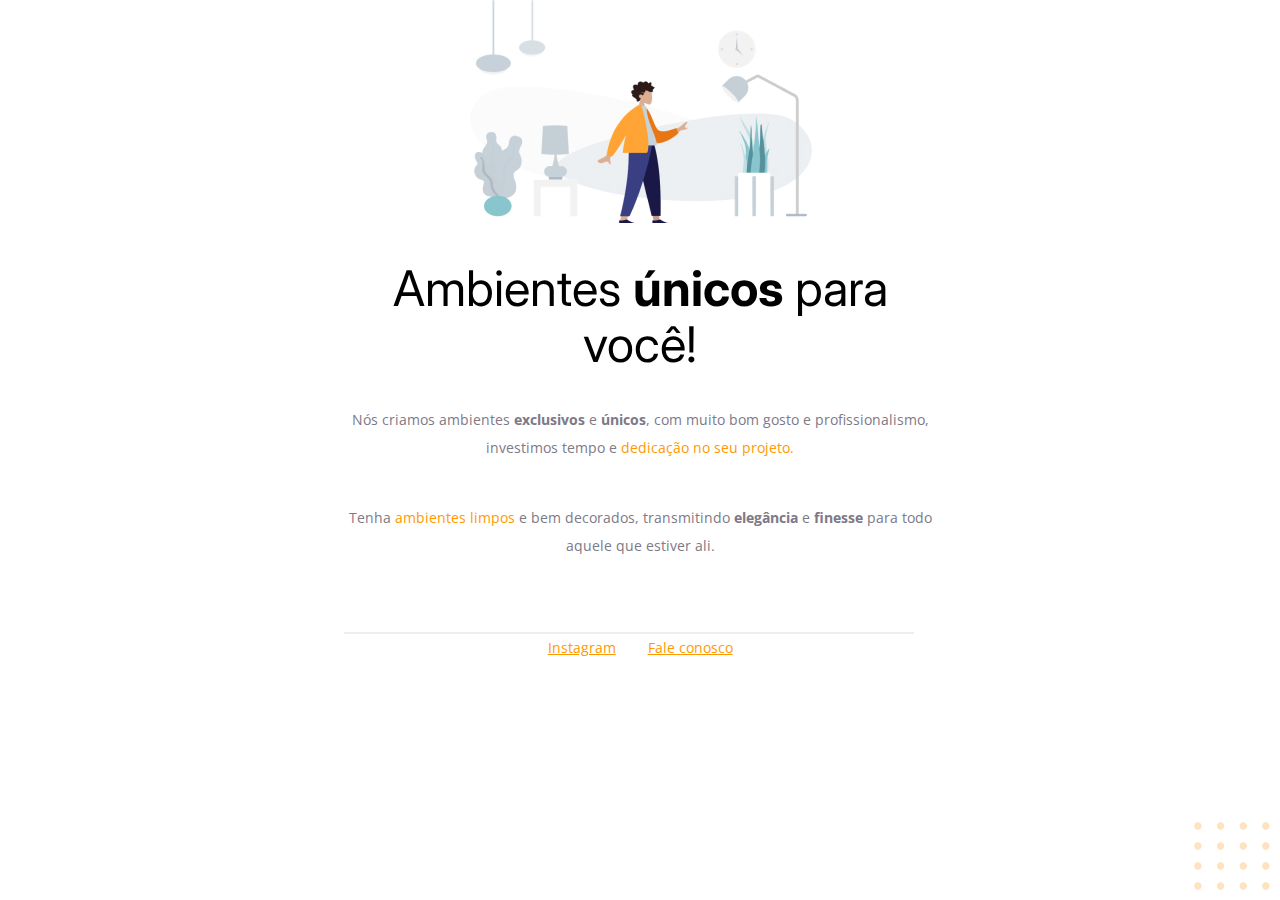
<file: stage-02-bug-01/index.html>
<!-- Instrução que define o tipo do documento. -->
<!DOCTYPE html>
<html lang="pt-br">
  <!-- Tag <head> contém as instruções para a página -->
  <head>
    <link rel="preconnect" href="https://fonts.googleapis.com" />
    <link rel="preconnect" href="https://fonts.gstatic.com" crossorigin />
    <meta charset="UTF-8" />
    <meta name="viewport" content="width=device-width, initial-scale=1.0" />
    <title>Móveis customizados</title>
    <link
      href="https://fonts.googleapis.com/css2?family=Inter:wght@400;700&family=Open+Sans:wght@400;700&display=swap"
      rel="stylesheet"
    />
    <link rel="stylesheet" href="style.css" />
  </head>

  <!-- Tag <body> é o corpo do documento, onde tem as informações que serão mostradas. -->
  <body>
    <div id="hero">
      <img
      src="images/img1.jpg"
      alt="Desenho de uma pessoa vestindo uma camisa amarela em uma sala com Móveis"/>
      <h1>Ambientes <span>únicos</span> para você!</h1>
      <p>
        Nós criamos ambientes <strong>exclusivos</strong> e <strong>únicos</strong>, com muito
        bom gosto e profissionalismo, investimos tempo e
        <span>dedicação no seu projeto.</span>
        <br />
        <br />
      </p>
      <p>
        Tenha <span>ambientes limpos</span> e bem decorados, transmitindo
        <strong>elegância</strong> e <strong>finesse</strong>
        para todo aquele que estiver ali.
      </p>
      <div class="line"></div>
      <div id="footer">
        <a target="_blank" href="https://instagram.com/moveisparavoce"
          >Instagram</a
        >
        <a href="mailto:contato@moveisparavoce.com">Fale conosco</a>
      </div>
    </div>
    <img
    id="balls"
    src="images/balls.svg"
    alt="Bolinhas alaranjadas no canto inferior direito da tela"/>
  </body>
</html>
</file>
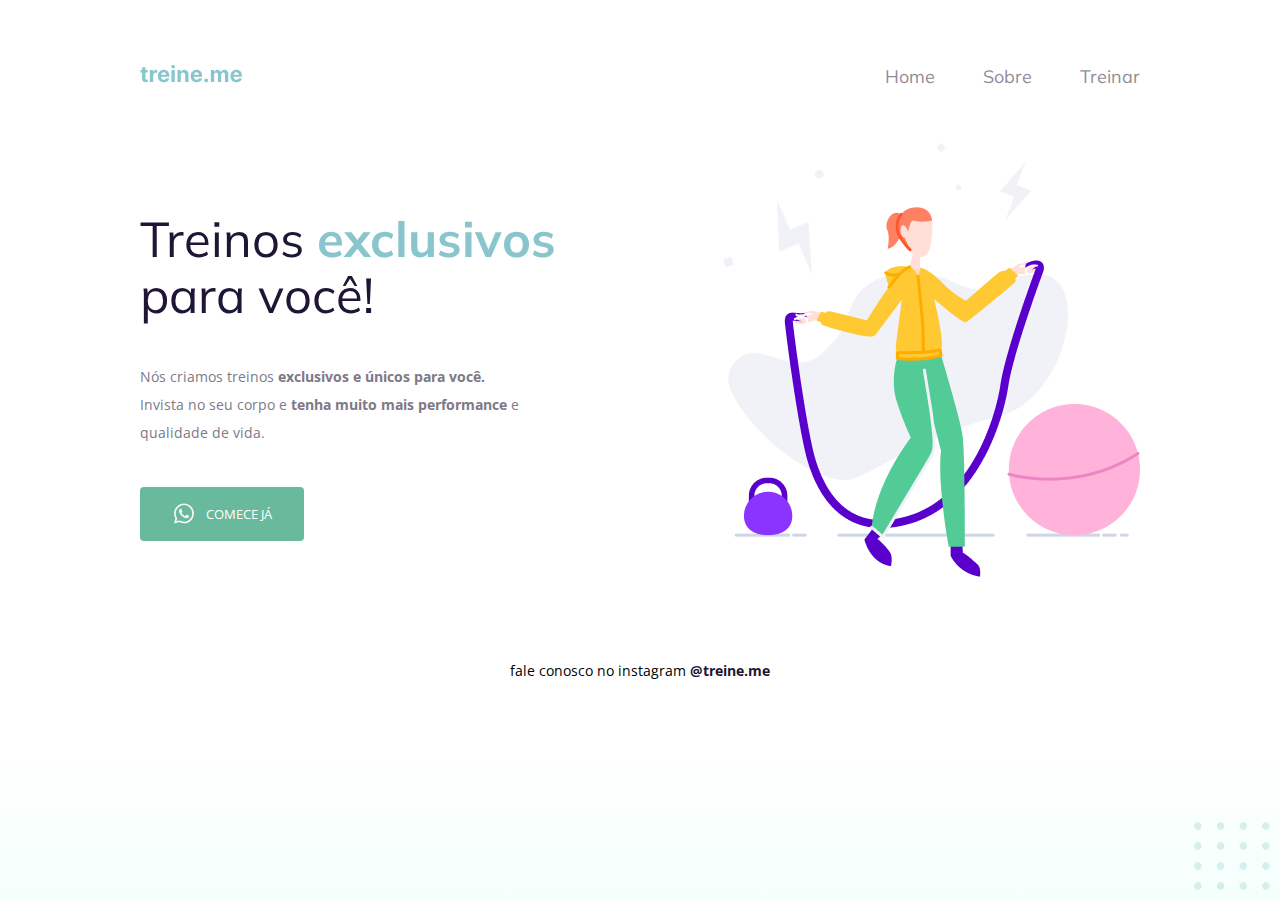
<file: stage-02-bug-02/index.html>
<!DOCTYPE html>
<html lang="pt-br">
  <head>
    <meta charset="UTF-8" />
    <meta name="viewport" content="width=device-width, initial-scale=1.0" />
    <title>Treine me</title>
    <link rel="preconnect" href="https://fonts.googleapis.com">
    <link rel="preconnect" href="https://fonts.gstatic.com" crossorigin>
    <link href="https://fonts.googleapis.com/css2?family=Mulish:wght@400;700&family=Open+Sans:wght@400;700&display=swap" rel="stylesheet">
    <link rel="stylesheet" href="style.css">
  </head>
  <body>
    <div class="page">
        <nav>
          <a id="logo" href="#">
            <img src="images/logo.svg" alt="Treine.me" />
          </a>
          <ul class="list">
            <li class="item"><a href="#">Home</a></li>
            <li class="item"><a href="#">Sobre</a></li>
            <li class="item"><a href="#">Treinar</a></li>
          </ul>
        </nav>
      <main>
        <section>
          <h1 class="title">Treinos <span>exclusivos</span> para você!</h1>
          <p class="subtitle">
            Nós criamos treinos <strong>exclusivos e únicos para você.</strong></br>
            Invista no seu corpo e <strong>tenha muito mais performance</strong> e qualidade de vida.
          </p>
          <button class="button">
              <img src="images/whats.svg" alt="Ícone do whatsapp">
              Comece já
          </button>
        </section>
        <img src="images/img.png" alt="Desenho de uma mulher pulando corta numa academia.">
      </main>
      <footer class="footer">
          <p>fale conosco no instagram <a href="https://instagram.com/treineme" target="_blank">@treine.me</a></p>
      </footer>
    </div>
    <img id="balls" src="images/balls.svg" alt="Bolinhas decorativas verdes no canto inferior direito da página.">
  </body>
</html>
</file>
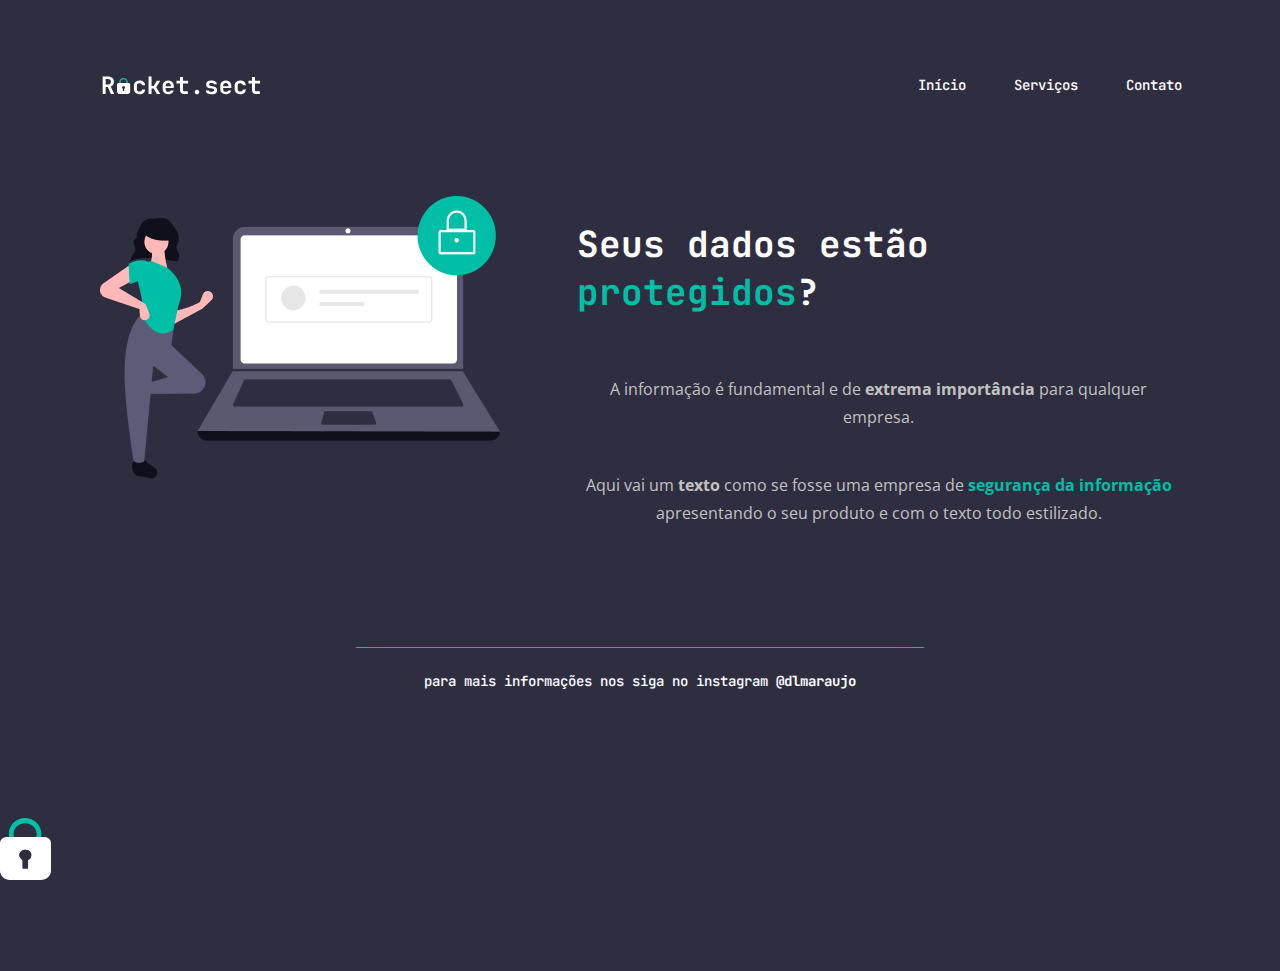
<file: stage-02-desafio-projeto-03/index.html>
<!DOCTYPE html>
<html lang="pt-br">
<head>
    <meta charset="UTF-8">
    <meta name="viewport" content="width=device-width, initial-scale=1.0">
    <title>Rocket.sect</title>
    <link rel="stylesheet" href="./style.css">
    <link rel="preconnect" href="https://fonts.googleapis.com">
    <link rel="preconnect" href="https://fonts.gstatic.com" crossorigin>
    <link href="https://fonts.googleapis.com/css2?family=JetBrains+Mono:wght@500;700&family=Open+Sans:wght@400;700&display=swap" rel="stylesheet">
</head>
<body>
        <nav>
            <a href="#">
                <img src="./images/logo.svg" alt="Rocket.sect">
            </a>
            <ul>
                <li>Início</li>
                <li>Serviços</li>
                <li>Contato</li>
            </ul>
        </nav>
        <main>
            <section>
                <div>
                    <img src="./images/img1.png" alt="Ilustração de uma pessoa ao lado de um notebook com um cadeado de segurança">
                </div>
                <div>
                    <h1>Seus dados estão <span>protegidos</span>?</h1>
                    <p>A informação é fundamental e de <strong>extrema importância</strong> para qualquer empresa.</p>
                    <p>Aqui vai um <strong>texto</strong> como se fosse uma empresa de <span>segurança da informação</span> apresentando o seu produto e com o texto todo estilizado.</p>
                </div>
            </section>
        </main>
        <footer>
            <p>para mais informações nos siga no instagram <span>@dlmaraujo</span></p>
        </footer>
        <img id="lock" src="./images/padlock.svg" alt="Um cadeado">
</body>
</html>
</file>
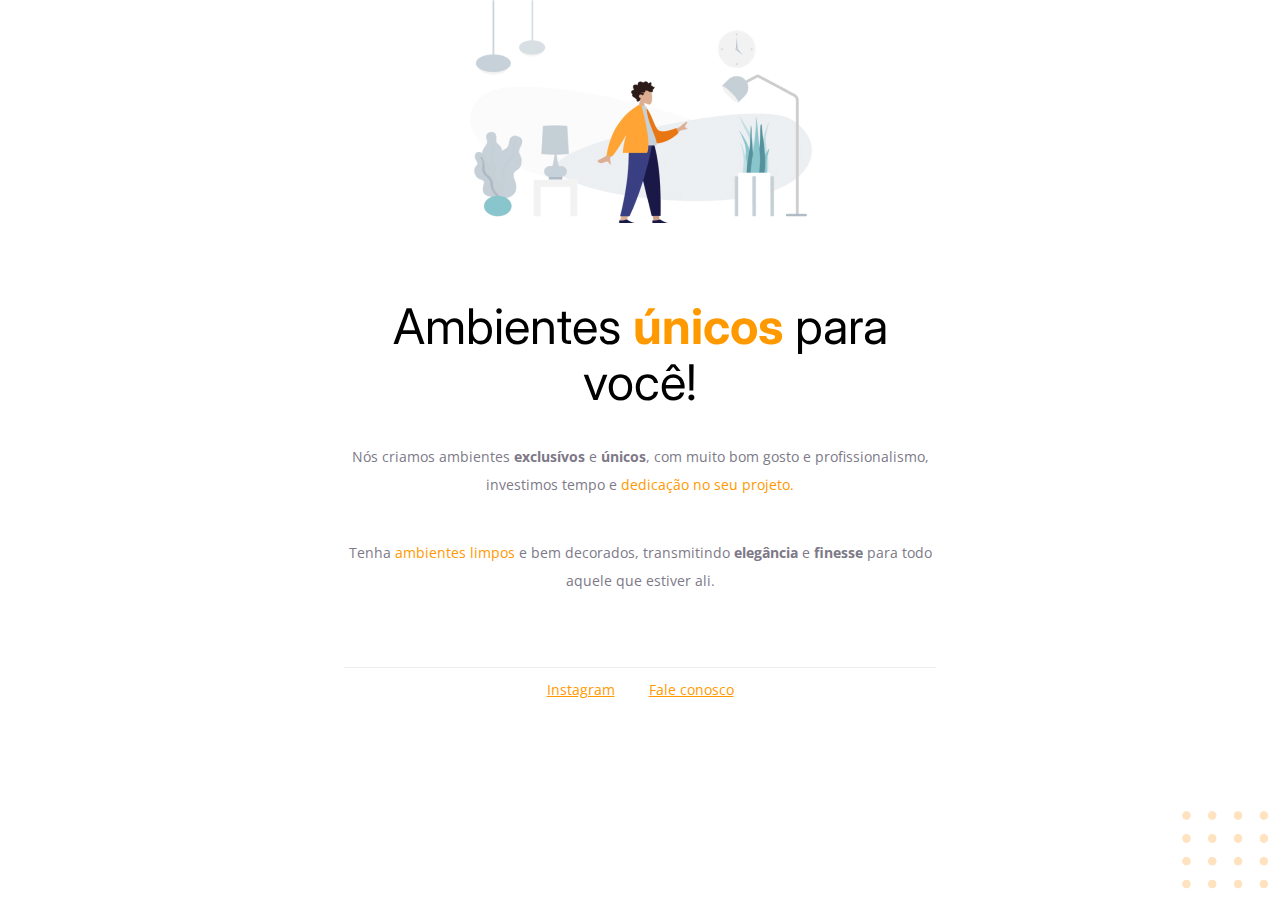
<file: stage-02-projeto-01/index.html>
<!DOCTYPE html>
<html lang="pt-br">
<head>
    <meta charset="UTF-8">
    <meta http-equiv="X-UA-Compatible" content="IE=edge">
    <meta name="viewport" content="width=device-width, initial-scale=1.0">
    <link rel="stylesheet" href="style.css">
    <link rel="preconnect" href="https://fonts.googleapis.com">
    <link rel="preconnect" href="https://fonts.gstatic.com" crossorigin>
    <link href="https://fonts.googleapis.com/css2?family=Inter:wght@400;700&display=swap" rel="stylesheet"> 
    <link rel="preconnect" href="https://fonts.googleapis.com">
    <link rel="preconnect" href="https://fonts.gstatic.com" crossorigin>
    <link href="https://fonts.googleapis.com/css2?family=Inter:wght@400;700&family=Open+Sans:wght@400;700&display=swap" rel="stylesheet"> 
    <title>Ambientes Únicos</title>
</head>
<body>
    <header>
        <div>
            <img src=".\assets\image-1.jpg" alt="ilustração que simula um personagem em  um ambiente.">
            <h1>Ambientes <strong>únicos</strong> para você!</h1>
            <p>Nós criamos ambientes <strong>exclusívos</strong> e <strong>únicos</strong>, com muito bom gosto e profissionalismo, investimos tempo e <span>dedicação no seu projeto.</span> </p>
            <p>Tenha <span>ambientes limpos</span> e bem decorados, transmitindo <strong>elegância</strong>  e <strong>finesse</strong> para todo aquele que estiver ali.</p>
        </div>
    </header>
    <footer>
        <a href="http://instagram.com/dlmaraujo" target="_blank" rel="noopener noreferrer">Instagram</a>
        <a href="mailto:danielmatiasaraujo159@gmail.com">Fale conosco</a>
        <div>
            <img src=".\assets\balls-decoration.svg" alt="quadrado em formato de ilustração no canto inferior direito para decoração.">
        </div>
    </footer>
</body>
</html>
</file>
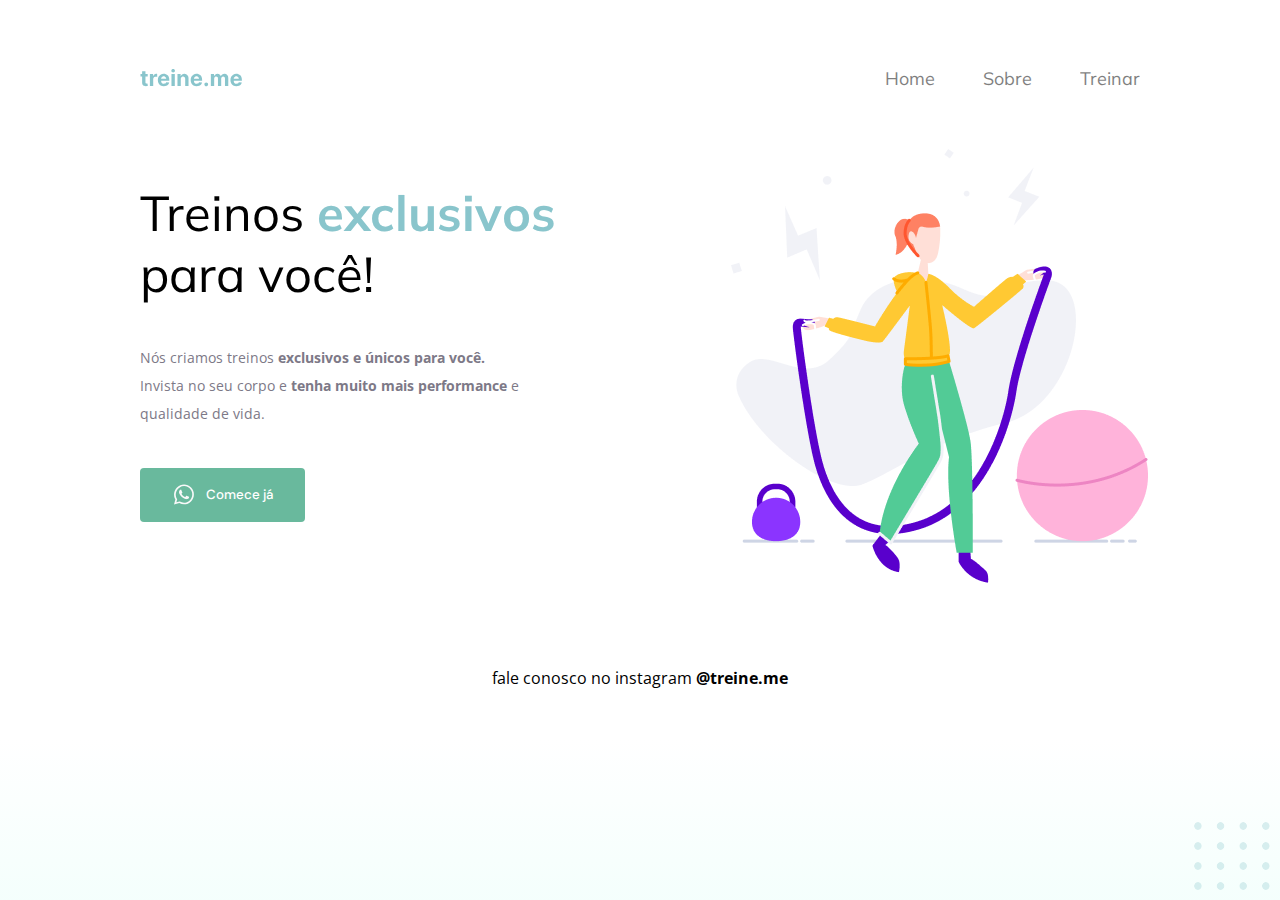
<file: stage-02-projeto-02/index.html>
<!DOCTYPE html>
<html lang="pt-br">
<head>
    <meta charset="UTF-8">
    <meta http-equiv="X-UA-Compatible" content="IE=edge">
    <meta name="viewport" content="width=device-width, initial-scale=1.0">
    <title>Treine.me</title>
    <link rel="stylesheet" href="./style.css">
    <link rel="preconnect" href="https://fonts.googleapis.com">
    <link rel="preconnect" href="https://fonts.gstatic.com" crossorigin>
    <link href="https://fonts.googleapis.com/css2?family=Inter:wght@400;700&family=Mulish:wght@400;700&family=Open+Sans:wght@400;700&display=swap" rel="stylesheet">
    <link href="https://fonts.googleapis.com/css2?family=DM+Sans:wght@500&display=swap" rel="stylesheet">  
</head>
<body>

    <div id="container">
        <nav>
            <a href="#">
                <img src="./assets/logo.svg" alt="Logo da treine.me">
            </a>
            <ul>
                <li>Home</li>
                <li>Sobre</li>
                <li>Treinar</li>
            </ul>
        </nav>
        <main>
            <section>
                <div>
                    <h1>Treinos <span>exclusivos</span>
                        para você!</h1>
                    <p>Nós criamos treinos <strong>exclusivos e únicos para você.</strong><br> 
                        Invista no seu corpo e <strong>tenha muito mais performance</strong> e qualidade de vida.</p>
                    <button> <img src="./assets/whatsapp.svg" alt="logo do whatsapp"> Comece já</button>
                </div>
                <div>
                    <img src="./assets/fitness-jump.png" alt="ilustração simulando uma pessoa pulando corda">
                </div>
            </section>
        </main>
        <footer>
            <p>fale conosco no instagram <span>@treine.me</span></p>
        </footer>
    </div>
        <img id="balls" src="./assets/balls-decoration.svg" alt="balls-decoration">

</body>
</html>
</file>
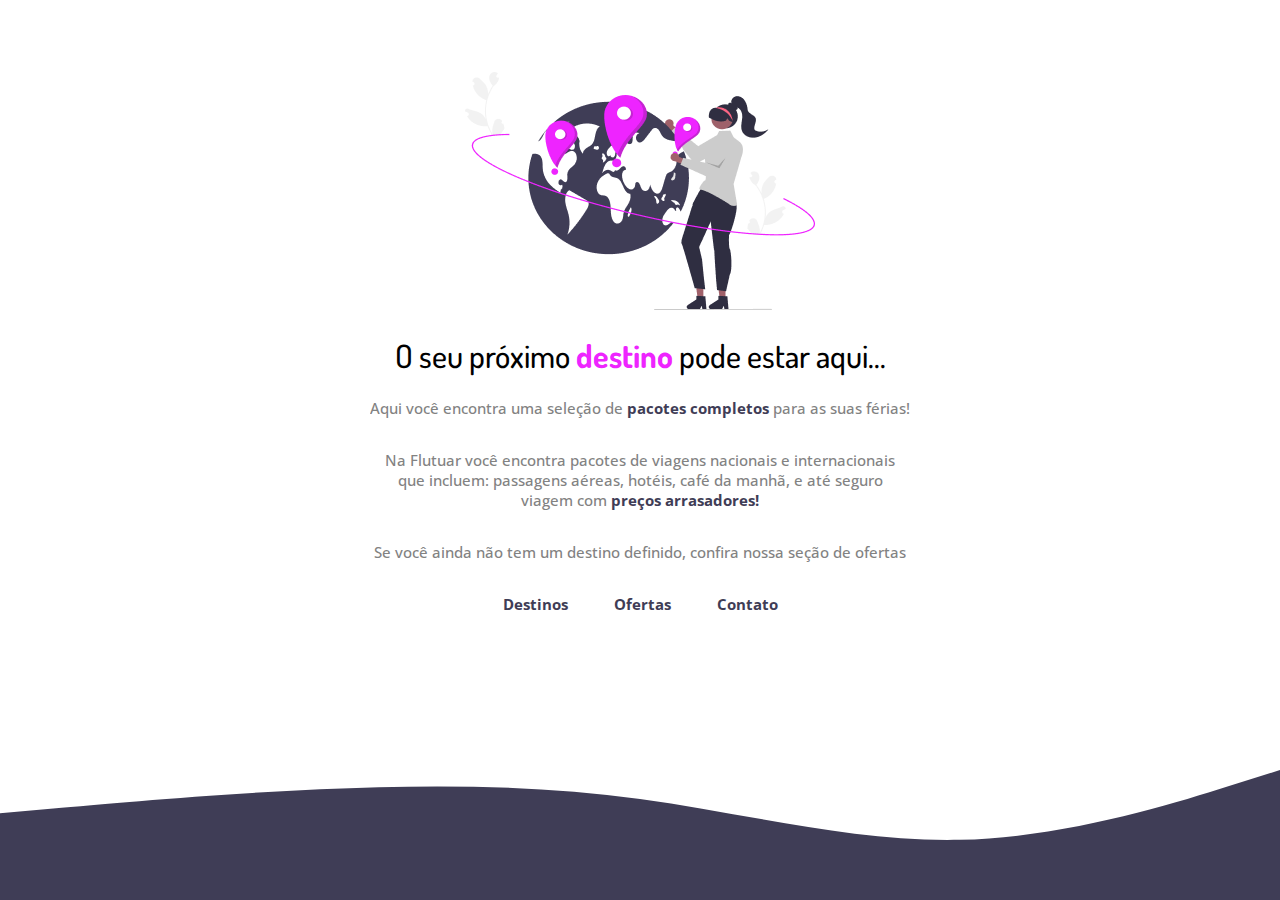
<file: stage-02/stage-02-desafio-02-recriando-layout-extra/index.html>
<!DOCTYPE html>
<html lang="en">
<head>
    <meta charset="UTF-8">
    <meta http-equiv="X-UA-Compatible" content="IE=edge">
    <meta name="viewport" content="width=device-width, initial-scale=1.0">
    <link rel="stylesheet" href="style.css">
    <link rel="preconnect" href="https://fonts.googleapis.com">
    <link rel="preconnect" href="https://fonts.gstatic.com" crossorigin>
    <link href="https://fonts.googleapis.com/css2?family=Dosis:wght@500;700&family=Open+Sans:wght@400;700&display=swap" rel="stylesheet">
    <title>Recriando Layout Extra</title>
</head>
<body>
    <header>
        <img src="images/img1.png" alt="Ilustração indicando locais no planeta">
    </header>
    <main>

            <h1>O seu próximo <strong>destino</strong> pode estar aqui...</h1>

            <p>Aqui você encontra uma seleção de <strong>pacotes completos</strong> para as suas férias!</p>

            <p>Na Flutuar você encontra pacotes de viagens nacionais e internacionais que incluem: passagens aéreas, hotéis, café da manhã, e até seguro viagem com <strong>preços arrasadores!</strong></p>

            <p>Se você ainda não tem um destino definido, confira nossa seção de ofertas</p>

    </main>
    <footer>
        <div>
            <a href="#" target="_blank" rel="noopener noreferrer"><span>Destinos</span></a>
            <a href="#" target="_blank" rel="noopener noreferrer"><span>Ofertas</span></a>
            <a href="#" target="_blank" rel="noopener noreferrer"><span>Contato</span></a>
        </div>
    </footer>
    <div class="wave">
        
    </div>
</body>
</html>
</file>
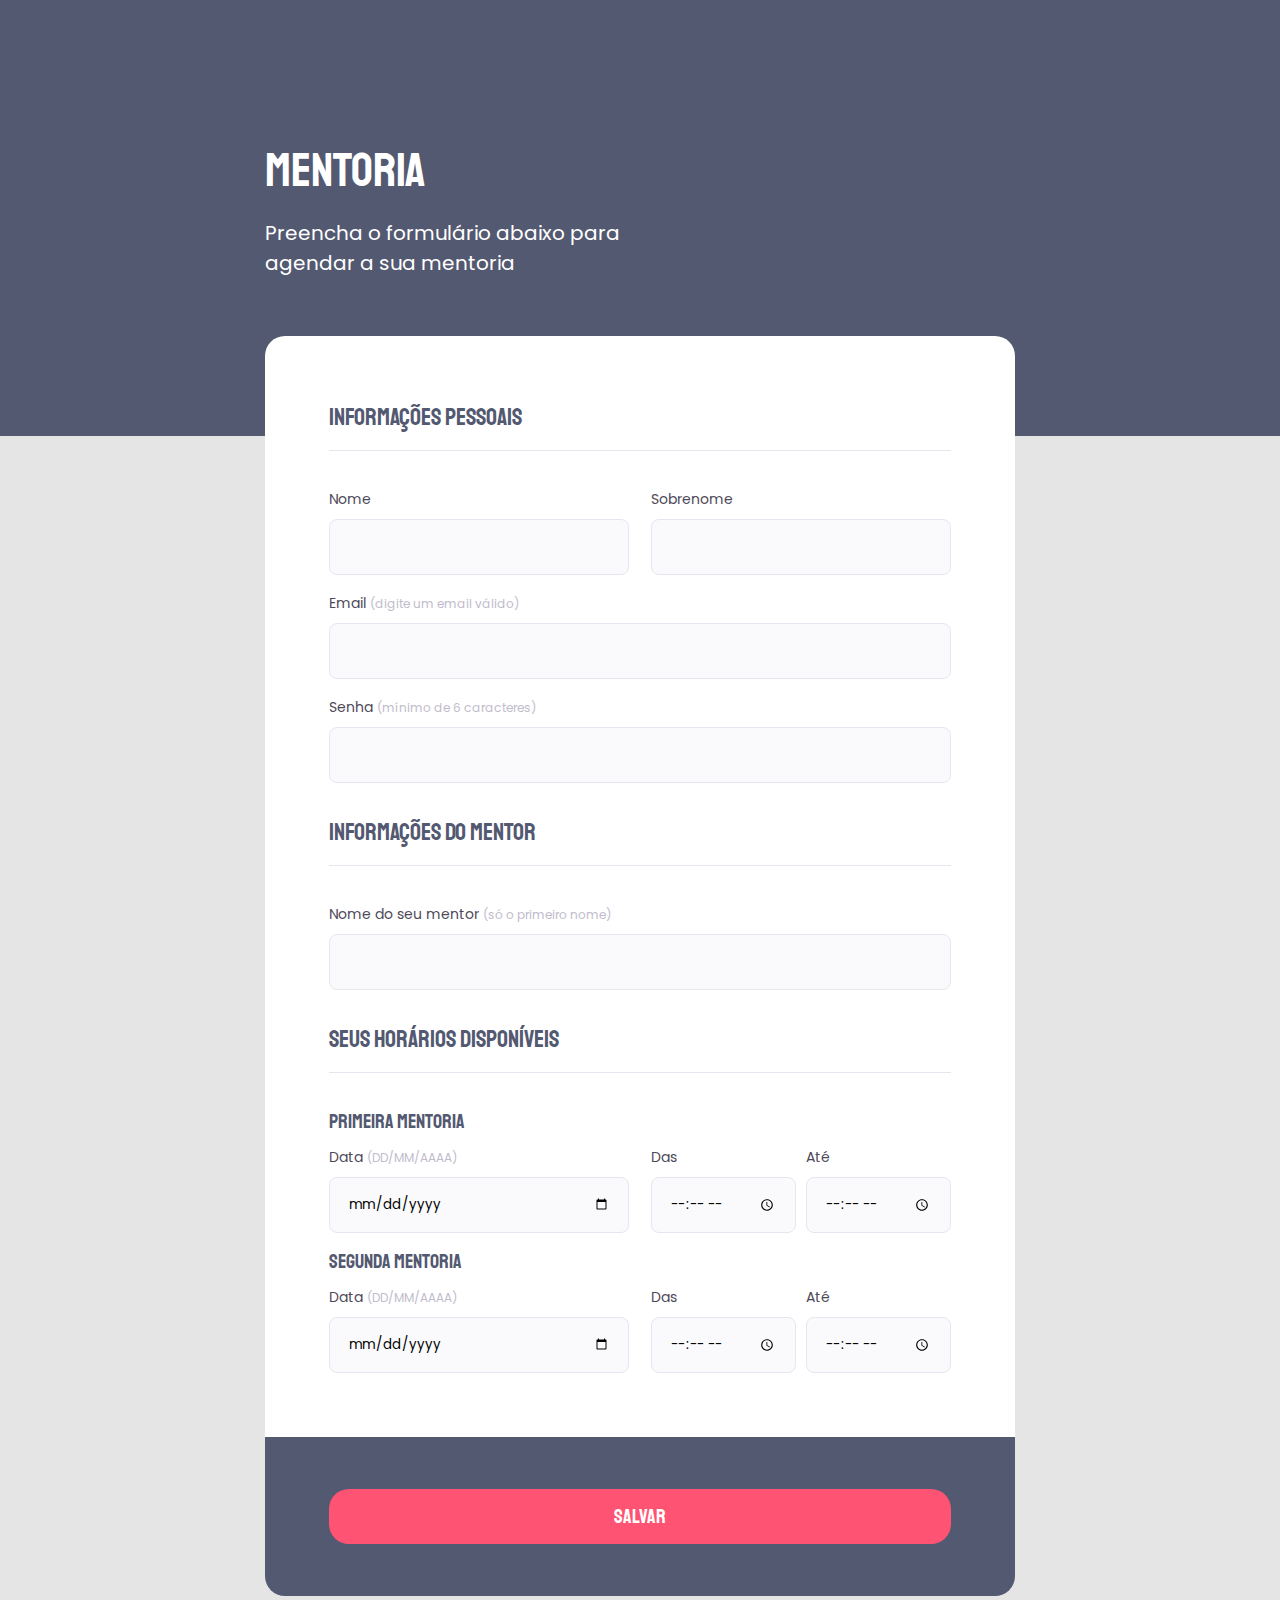
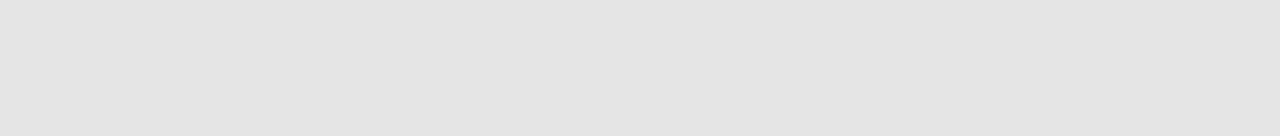
<file: stage-03/stage-02-desafio-projeto-02/index.html>
<!DOCTYPE html>
<html lang="pt-br">
<head>
    <meta charset="UTF-8">
    <meta http-equiv="X-UA-Compatible" content="IE=edge">
    <meta name="viewport" content="width=device-width, initial-scale=1.0">
    <title>Mentoria</title>
    <link rel="stylesheet" href="style.css">
    <link rel="preconnect" href="https://fonts.googleapis.com">
    <link rel="preconnect" href="https://fonts.gstatic.com" crossorigin>
    <link href="https://fonts.googleapis.com/css2?family=Poppins&family=Staatliches&display=swap" rel="stylesheet">
</head>
<body>
    <div class="container">
        <header>
            <h1>Mentoria</h1>
            <p>Preencha o formulário abaixo para agendar a sua mentoria</p>
        </header>
        <main>
            <form action="#" id="my-form" >
                <fieldset>
                    <legend>INFORMAÇÕES PESSOAIS</legend>
                    <div class="form-column">

                        <div class="form-inline">
                            <div class="input-wrapper">
                                <label for="name">Nome</label>
                                <input type="text" id="name">
                            </div>
                            <div class="input-wrapper">
                                <label for="subname">Sobrenome</label>
                                <input type="text" id="subname">
                            </div>
                        </div>

                            <div class="input-wrapper">
                                <label for="email">Email <span>(digite um email válido)</span></label>
                                <input type="email" id="email">
                            </div>
                            <div class="input-wrapper">
                                <label for="password">Senha <span>(mínimo de 6 caracteres)</span></label>
                                <input type="password" id="password">
                            </div>

                    </div>
                </fieldset>
                <fieldset>
                    <legend>INFORMAÇÕES DO MENTOR</legend>
                    <div class="form-column">
                        <div class="input-wrapper">
                            <label for="name">Nome do seu mentor <span>(só o primeiro nome)</span></label>
                            <input type="text" id="name">
                        </div>
                    </div>
                </fieldset>
                <fieldset>
                    <legend>SEUS HORÁRIOS DISPONÍVEIS</legend>
                    <div class="space-between">
                        <div>
                            <h2>Primeira mentoria</h2>
                            <div class="form-column">
                                <div class="form-inline w-input">
                                    <div class="input-wrapper">
                                        <label for="date">Data <span>(DD/MM/AAAA)</span></label>
                                        <input type="date" id="date">
                                    </div>
                                    <div class="form-inline">
                                        <div class="input-wrapper">
                                            <label for="time">Das</label>
                                            <input type="time" id="time">
                                        </div>
                                        <div class="input-wrapper">
                                            <label for="time">Até</label>
                                            <input type="time" id="time">
                                        </div>
                                    </div>
                                </div>
                            </div>
                        </div>
                        <div>
                            <h2>Segunda mentoria</h2>
                            <div class="form-column">
                                <div class="form-inline w-input">
                                    <div class="input-wrapper">
                                        <label for="date">Data <span>(DD/MM/AAAA)</span></label>
                                        <input type="date" id="date">
                                    </div>
                                    <div class="form-inline">
                                        <div class="input-wrapper">
                                            <label for="time">Das</label>
                                            <input type="time" id="time">
                                        </div>
                                        <div class="input-wrapper">
                                            <label for="time">Até</label>
                                            <input type="time" id="time">
                                        </div>
                                    </div>
                                </div>
                            </div>
                        </div>
                    </div>   
                </fieldset>
            </form>
            <div class="footer">
                <button type="submit" form="my-form">salvar</button>
            </div>
        </main>
    </div>
</body>
</html>
</file>
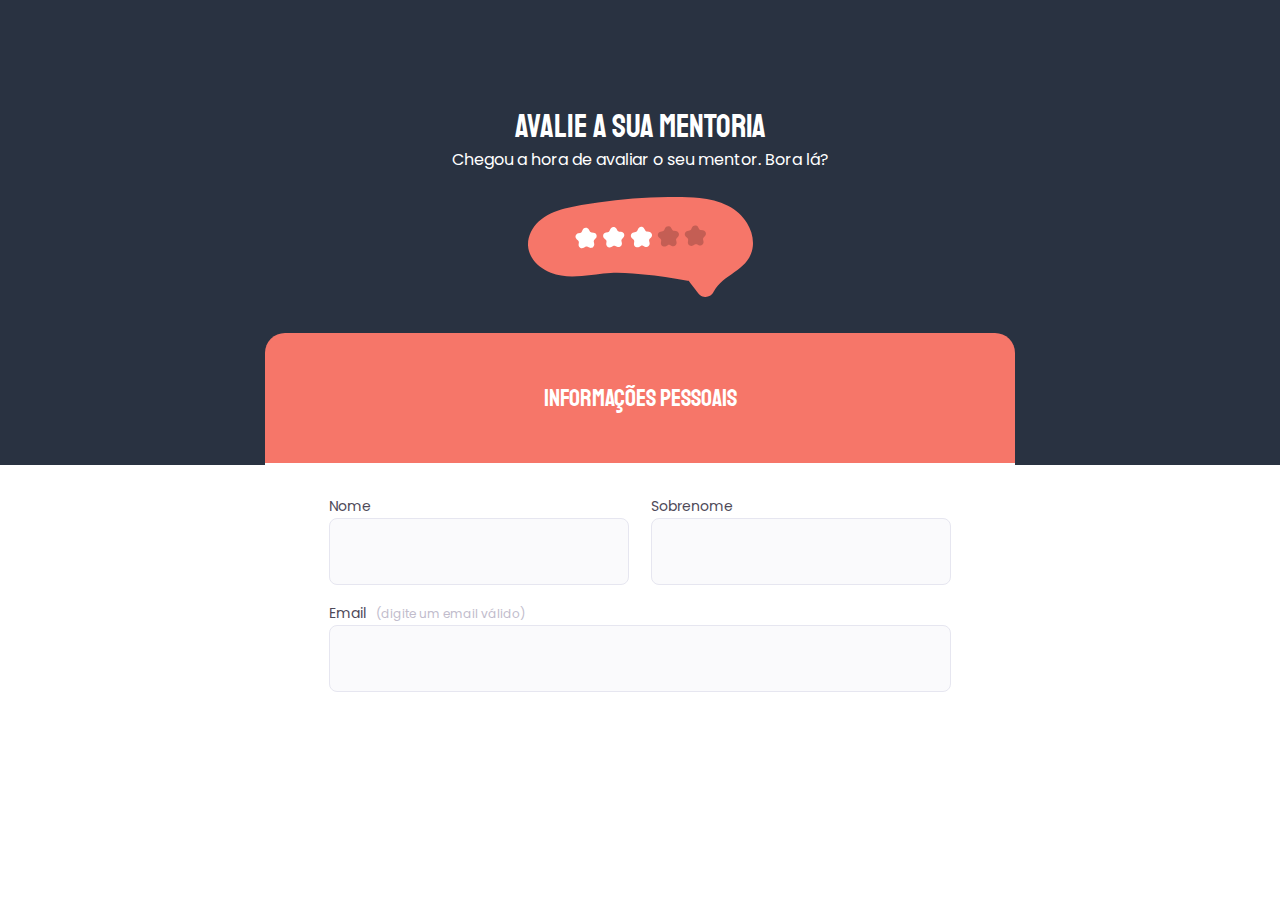
<file: stage-03/stage-02-desafio-projeto-bonus-03/index.html>
<!DOCTYPE html>
<html lang="pt-br">
<head>
    <meta charset="UTF-8">
    <meta name="viewport" content="width=device-width, initial-scale=1.0">
    <title>Mentoria</title>
    <link rel="stylesheet" href="style.css">
    <link rel="preconnect" href="https://fonts.googleapis.com"><link rel="preconnect" href="https://fonts.gstatic.com" crossorigin><link href="https://fonts.googleapis.com/css2?family=Poppins&family=Staatliches&display=swap" rel="stylesheet">
</head>
<body>
    <header>
        <div>
            <h1>AVALIE A SUA MENTORIA</h1>
            <p>Chegou a hora de avaliar o seu mentor. Bora lá?</p>
            <img src="assets/img1.svg" alt="Ilustração que mostra 5 estrelas">
        </div>
    </header>
    <main class="container">
        <div>
            <h2>Informações pessoais</h2>
        </div>
        <form action="#">
            <fieldset class="fieldset-children-space">
                <div class="input-inline">
                    <div class="input-break">
                        <label>Nome</label>
                        <input type="text" id="name">
                    </div>
                    <div class="input-break">
                        <label>Sobrenome</label>
                        <input type="text" id="subname">
                    </div>
                </div>
                <div class="input-break">
                    <label>Email<span>(digite um email válido)</span></label>
                    <input type="email" id="email">
                </div>
            </fieldset>
        </form>
    </main>
</body>
</html>
</file>
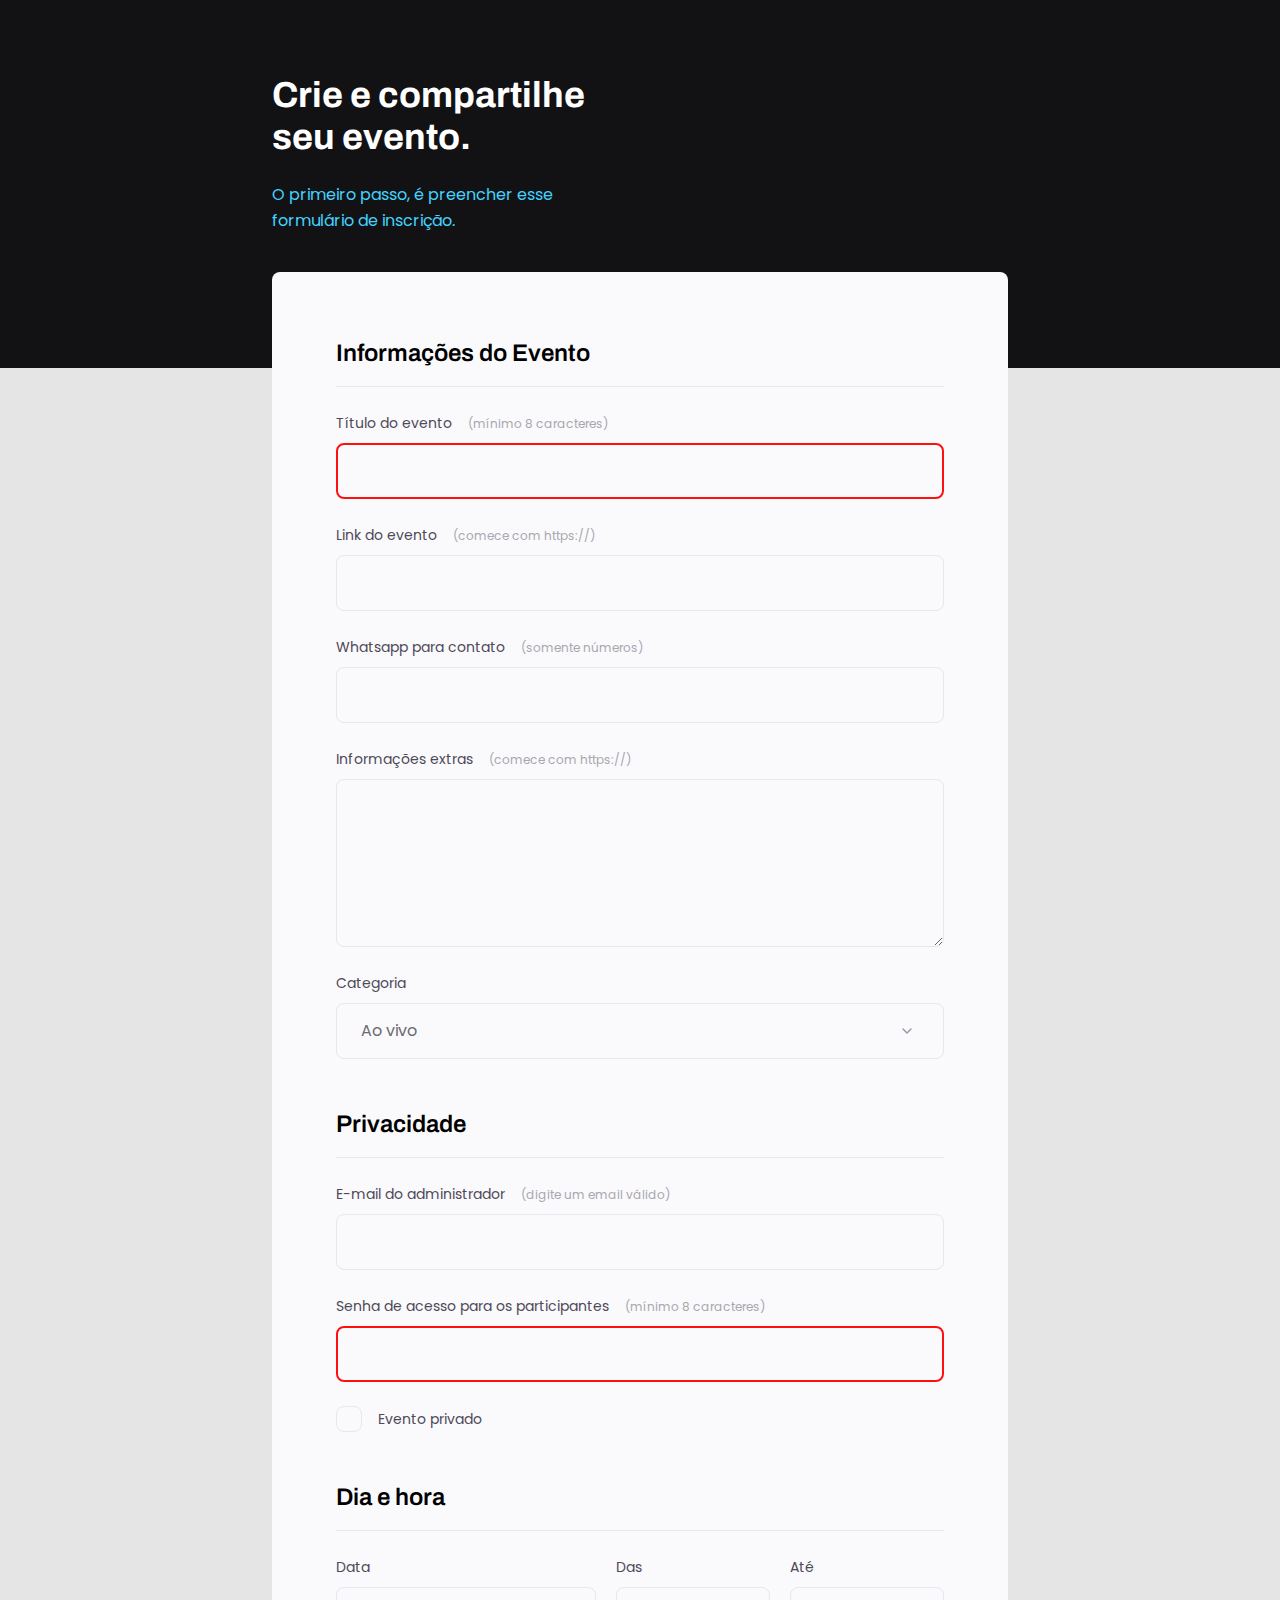
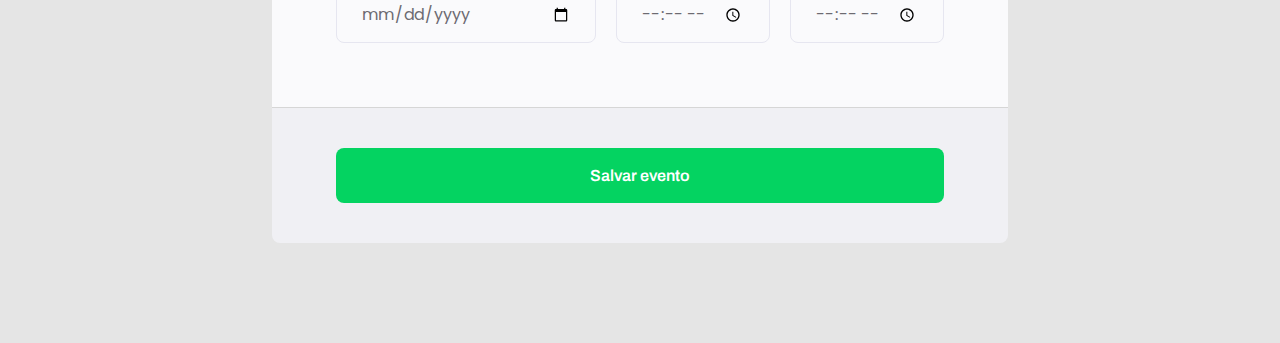
<file: stage-03/stage-02-projeto-01/index.html>
<!DOCTYPE html>
<html lang="pt-br">
<head>
    <meta charset="UTF-8">
    <meta name="viewport" content="width=device-width, initial-scale=1.0">
    <title>Crie seu evento</title>
    <link rel="preconnect" href="https://fonts.googleapis.com">
    <link rel="preconnect" href="https://fonts.gstatic.com" crossorigin>
    <link href="https://fonts.googleapis.com/css2?family=Archivo:wght@600;700&family=Poppins&display=swap" rel="stylesheet">
    <link rel="stylesheet" href="style.css">
</head>
<body>
    <div class="page">
        <header>
            <h1>Crie e compartilhe seu evento.</h1>
            <p>O primeiro passo, é preencher esse
                formulário de inscrição.</p>
        </header>
        <form id="my-form">
            <fieldset>
                <div class="fieldset-wrapper">
                    <legend>Informações do Evento</legend>

                    <div class="input-wrapper">
                        <label for="event-title">
                            Título do evento <span>(mínimo 8 caracteres)</span>
                        </label>
                        <input type="text" id="event-title" required minlength="8">
                    </div>

                    <div class="input-wrapper">
                        <label for="event-link">
                            Link do evento <span>(comece com https://)</span>
                        </label>
                        <input type="url" id="event-link">
                    </div>

                    <div class="input-wrapper">
                        <label for="event-whatsapp">
                            Whatsapp para contato <span>(somente números)</span>
                        </label>
                        <input type="number" id="event-whatsapp">
                    </div>

                    <div class="input-wrapper">
                        <label for="event-info">
                            Informações  extras <span>(comece com https://)</span>
                        </label>
                        <textarea id="event-info"> </textarea>
                    </div>

                    <div class="input-wrapper">
                        <label for="event-info">
                            Categoria
                        </label>
                        <select id="event-category">
                            <option value="live">Ao vivo</option>
                            <option value="podcast">Podcast</option>
                            <option value="mentorship">Mentoria</option>
                        </select>
                    </div>
                </div>

            </fieldset>

            <fieldset>
                <div class="fieldset-wrapper">
                    <legend>Privacidade</legend>
                

                    <div class="input-wrapper">
                        <label for="event-email">
                            E-mail do administrador <span>(digite um email válido)</span>
                        </label>
                        <input type="email" id="event-email">
                    </div>

                    <div class="input-wrapper">
                        <label for="event-password">
                            Senha de acesso para os participantes <span>(mínimo 8 caracteres)</span>
                        </label>
                        <input type="password" id="event-password" required minlength="8">
                    </div>

                    <div class="checkbox-wrapper">
                        <input type="checkbox" id="event-private">
                        <label for="event-private">
                            Evento privado
                        </label>
                    </div>

                </div>    
            </fieldset>    

            <fieldset>
                <div class="fieldset-wrapper">
                    <legend>Dia e hora</legend>
                
                    <div class="col-3">
                        <div class="input-wrapper">
                            <label for="event-date">
                            Data
                            </label>
                            <input type="date" id="event-date">
                        </div>
        
                        <div class="input-wrapper">
                            <label for="event-begin">
                                Das
                            </label>
                            <input type="time" id="event-begin">
                        </div>

                        <div class="input-wrapper">
                            <label for="event-end">
                                Até
                            </label>
                            <input type="time" id="event-end">
                        </div>
                    </div>
                </div>    


            </fieldset>    
        </form>
        <footer class="form-buttons">
            <input class="button" type="submit" form="my-form" value="Salvar evento">
        </footer>
    </div>
</body>
</html>
</file>
<file: stage-02-bug-01/style.css>
body {
  font-family: "Open Sans", sans-serif;
  text-align: center;
  margin: 0;
}

#hero {
    width: 592px;
    margin: 0 auto;
}

h1 {
  font-family: "Inter", sans-serif;
  font-size: 49px;
  line-height: 56px;
  font-weight: normal;
  margin-top: px;
}

h1 span {
  font-weight: bold;

  margin-bottom: 32px;
}

div a {
  color: #ff9900;
}

p span {
  color: #ff9900;
}

p, #footer {
  color: #7d7987;
  font-size: 14px;
  line-height: 28px;
}

#footer a + a {
    margin-left: 28px;
}

.line {
    width: 568px;
    height: 0;
    margin-top: 72px;
    border: 1px solid #ECEFF2;
}

#balls {
    position: fixed;
    bottom: 0;
    right: 0;
}
</file>
<file: stage-02-bug-02/style.css>
body {
  margin: 0;
  padding: 0;
  font-family: "Open Sans", sans-serif;
  background: linear-gradient(180deg, rgb(227, 255, 248, 0) 82.08%, rgb(227, 255, 248, 0.38) 100%);
  min-height: 100vh;
}

.page {
  width: 1000px;
  margin: 0 auto;
  padding-top: 65px;
}

nav {
  display: flex;
  justify-content: space-between;
  align-items: center;
  margin-bottom: 55px;
}

.list {
  display: flex;
  gap: 48.04px;
  list-style: none;
  margin: 0;
  padding: 0;
}

a {
  color: #1f1534;
  text-decoration: none;
}

.list .item a {
  opacity: 0.5;
  font-size: 18px;
}

.list .item a:hover {
  font-weight: bold;
  opacity: 1;
}

.list,
.title {
  font-family: "Mulish", sans-serif;
}

main {
  display: flex;
  align-items: center;
  justify-content: space-between;
}

.title {
  font-size: 49px;
  line-height: 56px;
  color: #1f1534;
  font-weight: normal;
  width: 490px;
}

.title span {
  color: #89c5cc;
  font-weight: bold;
}

.subtitle {
  font-size: 14px;
  line-height: 28px;
  color: #7d7987;
  width: 438px;
  margin: 40px 0;
}

.button {
  color: white;
  text-transform: uppercase;
  font-family: "Open Sans", sans-serif;
  background: #69B99D;
  border: 0;
  padding: 14px 32px 15px;
  display: flex;
  align-items: center;
  justify-content: center;
  gap: 10px;
  border-radius: 4px;
  cursor: pointer;
}

footer {
  font-size: 14px;
  line-height: 28px;
  text-align: center;
  margin-top: 80px;
}

.footer a {
  font-weight: bold;
}

#balls {
    position: fixed;
    bottom: 0;
    right: 0;
}
</file>
<file: stage-02-desafio-projeto-03/style.css>
body{
    margin: 0px;
    padding: 0px;
    background-color: #2F2E41;
    min-height: 100vh;
    width: 1083px;
    margin: 0px auto;
    padding-top: 71px;

}

nav{
    display: flex;
    justify-content: space-between;
    align-items: center;
}

ul{
    display: flex;
    gap: 48px;
    margin: 0px;
    padding: 0px;
}

nav ul li{
    list-style: none;
    font-family: 'JetBrains Mono', monospace;
    color: white;
    font-weight: 500;
    font-size: 14px;
}

nav ul li:hover{
    font-weight: bold;
    color: #00BFA6;
}

section h1{
    font-family: 'JetBrains Mono', monospace;
    font-weight: 700;
    font-size: 36px;
    color: white;
    margin-bottom: 59px;
}

section{
    display: flex;
    gap: 77px;
    margin-top: 97px;
}

section span{
    color: #00BFA6;
    font-weight: 700;
}

section p{
    font-family: 'Open Sans', sans-serif;
    font-size: 16px;
    font-weight: 400;
    line-height: 28px;
    color: #C2C2C2;
    width: 604px;
    margin-bottom: 40px;
    text-align: center;
}

footer::before{
    content: "";
    display: block;
    position: relative;
    border-top: solid 1px #00BFA6;
    width: 568px;
    left: 257px;
    right: 0px;
    padding-bottom: 10px;
 
}

footer{
    margin-top: 80px;
    
    
}

footer p {
    font-family: 'JetBrains Mono', monospace;
    font-weight: 500;
    font-size: 14px;
    text-align: center;
    color: white;
    
}

footer span{
    font-weight: 700;
}

#lock{
    position: fixed;
    bottom: 20px;
    left: 0px;
}
</file>
<file: stage-02-projeto-01/style.css>
body{
    width: 592px;
    margin: 0 auto;
}
p{
    font-family: 'Open Sans', sans-serif;
    color: #7D7987;
    font-size: 14px;
    line-height: 28px;
    margin-bottom: 40px;
}

header {
    text-align: center;
    margin-bottom: 72px;
}
header h1{
    font-family: 'Inter', sans-serif;
    font-weight: normal;
    font-size: 49px;
    line-height: 56px;
    margin-bottom: 32px;
    margin-top: 72px;

}
header h1 strong{
    color: #FF9900;
}
header span{
    color: #FF9900;
}


footer{
    text-align: center;
    border-top: 1px solid #ECEFF2;
    padding-top: 8px;
    font-family: 'Open Sans', sans-serif;
    font-size: 14px;
    line-height: 28px;
    margin-bottom: 40px;
}

footer a{
    color: #FF9900;

}

footer a:nth-child(1){
    margin-right: 30px;
}

footer img{
    position: fixed;
    width: 98.39px;
    bottom: 0px;
    right: 0px;
}
</file>
<file: stage-02-projeto-02/style.css>
body{
    margin: 0px;
    padding: 0px;
    background: linear-gradient(180deg, rgba(227, 255, 248, 0) 82.08%, rgba(227, 255, 248, 0.38) 100%);
    min-height: 100vh;

}

#container{
    width: 1000px;
    margin: 0px auto;
    padding-top: 65px;

}
nav{
    display: flex;
    justify-content: space-between;
    align-items: center;
}

ul{
    display: flex;
    gap: 48px;
    margin: 0px;
    padding: 0px;
}

nav ul li{
    list-style: none;
    font-family: 'Mulish', sans-serif;
    font-size: 18px;
    opacity: 50%;
}

nav ul li:hover{
    list-style: none;
    font-family: 'Mulish', sans-serif;
    font-size: 18px;
    font-weight: bold;
    color: #1F1534;
    opacity: 100%;
}

section h1{
    font-family: 'Mulish', sans-serif;
    font-weight: 400;
    font-size: 49px;
    width: 489px;
    margin-bottom: 40px;
}

section{
    display: flex;
    gap: 102px;
    margin-top: 58px;
}

section span{
    color: #89C5CC;
    font-weight: 700;
}

section p{
    font-family: 'Open Sans', sans-serif;
    font-size: 14px;
    line-height: 28px;
    color: #7D7987;
    width: 438px;
    margin-bottom: 40px;
}

button{
    display: flex;
    justify-content: center;
    align-items: center;
    padding: 14px 32px 15px;
    gap: 10px;
    background-color: #69B99D;
    border: 0px;
    border-radius: 4px;
    color: white;
    font-weight: 500;
    font-family: 'DM Sans', sans-serif;
}

footer{
    margin-top: 80px;
}

footer p {
    font-family: 'Open Sans', sans-serif;
    text-align: center;
}

footer span{
    font-weight: 700;
}

#balls{
    position: fixed;
    bottom: 0px;
    right: 0px;
 
    
 
}
</file>
<file: stage-02/stage-02-desafio-02-recriando-layout-extra/style.css>
:root{
    --font-title: 'Dosis', sans-serif;
    --font-text: 'Open Sans', sans-serif;
}

body{
    display: flex;
    justify-content: center;
    align-items: center;
    flex-direction: column;
    text-align: center;
}
header img{
    padding-top: 64px;
}
main{
    width: 540px;
}
main h1 {
    font-family: var(--font-title);
    font-weight: 500;
}

main h1 strong{
    color: #EE24FF;
    font-weight: 700;
}
main p {
    font-family: var(--font-text);
    font-weight: 500;
    font-size: 15px;
    color: #828282;
    margin-bottom: 32px;
}

main strong{
    color: #3F3D56;
    font-weight: 700;
}

footer a{
    text-decoration: none;
    color: #3F3D56;
    font-family: 'Open Sans';
    font-style: normal;
    font-weight: 700;
    font-size: 15px;
}

footer a:nth-child(2){
    margin-left: 42px;
    margin-right: 42px;
}

body::after{
    content: "";
    position: absolute;
    bottom: 0px;
    min-height: 200px;
    width: 100%;
    background: no-repeat;
    background-size: 100%;
    background-position: bottom;
    background-image: url([data-uri]);
}
@media only screen and (max-height:790px){
    body::after{
        bottom: -140px;
    }
}
</file>
<file: stage-03/stage-02-desafio-projeto-02/style.css>
*{
    padding: 0;
    margin: 0;
    box-sizing: border-box;
}
h1, legend, h2, button{
    font-family: 'Staatliches', Arial, Helvetica, sans-serif;
}
p, label, input{
    font-family: 'Poppins', Arial, Helvetica, sans-serif;;
}


body{
    background: #E5E5E5;;
}
body::after{
    position: absolute;
    top: 0;
    left: 0;
    content: '';
    display: block;
    background: #535971;
    height: 436px;
    width: 100%;
    z-index: -1;
}


.container{
    width: 750px;
    margin: 140px auto 140px;
}


header{
    width: 417px;
    color: #FFFFFF;
}
header h1{
    text-transform: uppercase;
    font-size: 48px;
    line-height: 60px;
    font-weight: 400;
}
header p {
    font-size: 20px;
    line-height: 30px;
    margin-top: 18px;
}


main form{
    background: #FFFFFF;
    border-radius: 20px 20px 0px 0px;
    padding: 64px;
    margin-top: 58px;
    display: flex;
    flex-direction: column;
    gap: 32px;
}
main .footer{
    padding: 52px 64px;
    background: #535971;
    border-radius: 0px 0px 20px 20px;
}
main .footer button{
    width: 100%;
    padding: 15px 0px 15px 0px;
    border: none;
    border-radius: 20px;
    background: #FF5374;
    color: white;
    font-size: 20px;
    cursor: pointer;
}

main .footer button:hover{
    background: #c33d58;
}

fieldset{
    border: 0;
}
fieldset input{
    padding: 18px;
}
fieldset legend{
    text-transform: uppercase;
    border-bottom: 1px solid #E6E6F0;
    padding-bottom: 16px;
    margin-bottom: 36px;
    font-size: 24px;
    line-height: 34px;
    color: #535971;
    width: 100%;
}
fieldset h2{
    text-transform: uppercase;
    margin-bottom: 11px;
    font-size: 20px;
    color: #535971;
    font-weight: normal;
}
fieldset .form-column {
    display: flex;
    flex-direction: column;
    gap: 16px;
}
fieldset .form-inline {
    display: flex;
    gap: 22px;
}
fieldset .input-wrapper {
    display: flex;
    flex-direction: column;
    width: 100%;
    gap: 8px;

}
fieldset .space-between{
    display: flex;
    flex-direction: column;
    gap: 16px;
}

form label{
    font-family: 'Poppins';
    font-weight: 400;
    font-size: 14px;
    line-height: 24px;
    color: #4E4958;
}

form label span{
    font-size: 12px;
    line-height: 20px;
    color: #C1BCCC;
}

form label span:hover{
    color: #4E4958;
}

form input{
    background: #FAFAFC;
    border: 1px solid #E6E6F0;
    border-radius: 8px;
    height: 56px;
    
}

.w-input div:nth-child(n){
    width: 50%;
}
.w-input div:nth-child(2){
    column-gap: 10px;
}
</file>
<file: stage-03/stage-02-desafio-projeto-bonus-03/style.css>
*{
    margin: 0px;
    padding: 0px;
    box-sizing: border-box;
}
/*global*/
h1,h2{
    font-family: 'Staatliches', arial;
    font-weight: normal;
}
p, label{
    font-family: 'Poppins', sans-serif;
}

header{
    display: flex;
    justify-content: center;
    align-items: center;
    text-align: center;
    color: #FFFFFF;
}
header div{
    margin-top: 107px;
}
header img{
    margin-top: 25px;
}

body::after{
    content: "";
    position: absolute;
    z-index: -9999;
    width: 100%;
    height: 465px;
    left: 0px;
    top: 0px;
    background: #293241;
}

main{
    margin: 0 auto;
    width: 750px;
    text-align: center;
}

.container{
    width: 750px;
}
.container>div{
    color: #FFFFFF;
    padding: 50px 0px;
    background: #F67669;
    border-radius: 20px 20px 0px 0px;
    margin-top: 32px;
}
form{
    display: flex;
    flex-direction: column;
    gap: 31px;
    background-color: #FFFFFF;
    padding: 31px 64px
}

form fieldset{
    border: none;
}

fieldset legend{
    font-family: 'Staatliches';
    font-weight: 400;
    font-size: 24px;
    padding-bottom: 8px;
    line-height: 34px;
    color: #253B51;
    border-bottom: 1px solid #E6E6F0;;
    width: 100%;
    margin-bottom: 31px;
}


.input-inline{
    display: flex;
    flex-direction: row;
    gap: 22px;
}

.input-break{
    display: flex;
    flex-direction: column;
    width: 100%;
    text-align: left;
}
label{
    font-weight: 400;
    font-size: 14px;
    line-height: 24px;
    color: #4E4958;
}

label span{
    margin-left: 10px;
    font-weight: 400;
    font-size: 12px;
    line-height: 20px;
    color: #C1BCCC;
}

label span:hover{
    color: #65636a;
}

input{
    background: #FAFAFC;
    border: 1px solid #E6E6F0;
    border-radius: 8px;
    padding: 25px 15px;
}
.input-style{
    background: #FAFAFC;
    border: 1px solid #E6E6F0;
    border-radius: 8px;
    padding: 25px 15px;
    height: 166px;
    resize: none;
}
.fieldset-children-space{
    display: flex;
    flex-direction: column;
    gap: 16px;
}

fieldset .input-width{
    width: 50%;   
}

fieldset .input-height{
    height: 166px; 
    padding: 0px;
}
</file>
<file: stage-03/stage-02-projeto-01/style.css>
*{
    margin: 0;
    padding: 0;
    box-sizing: border-box;
}

body, input, select, textarea{
    font-family: 'Poppins', sans-serif;
}

body{
    background: #E5E5E5;
}
body::after{
    content: '';
    width: 100%;
    height: 368px;
    position: absolute;
    top: 0;
    left: 0;
    z-index: -1;
    background: #121214;
}
.page{
    width: 736px;
    margin: auto;
}
header{
    width: 319px;
    margin-top: 74px;
}
header h1{
    font-family: 'Archivo', sans-serif;
    font-weight: bold;
    font-size: 36px;
    line-height: 42px;
    color: white;
    margin-bottom: 24px;
}
header p {
    font-family: 'Poppins';
    font-size: 16px;
    line-height: 26px;
    color: #42D3FF;
}

form{
    margin-top: 38px;
    background: #fafafc;
    border-radius: 8px 8px 0px 0px;
    min-height: 300px;
    padding: 64px;
    display: flex;
    flex-direction: column;
    gap: 48px;
}

.fieldset-wrapper{
    display: flex;
    flex-direction: column;
    gap: 24px;
}

fieldset{
    border: none;
}

fieldset legend{
    font-family: 'Archivo', sans-serif;
    font-weight: 600;
    font-size: 24px;
    line-height: 34px;
    width: 100%;
    border-bottom: 1px solid #e6e6f0;
    padding-bottom: 16px;
}

.input-wrapper{
    display: flex;
    flex-direction: column;
}

.input-wrapper label,
.checkbox-wrapper label {
    font-size: 14px;
    line-height: 24px;
    color: #4E4958; 
    margin-bottom: 8px;
}

.input-wrapper label  span{
    margin-left: 12px;
    font-size: 12px;
    line-height: 20px;
    color: #a9a7af;
}

.input-wrapper label  span:hover{
    color: #6C6A71;
}


.input-wrapper input, 
.input-wrapper textarea,
.input-wrapper select{
    background: #FAFAFC;
    border: 1px solid #E6E6F0;
    border-radius: 8px;
    height: 56px;
    padding: 0 24px;
    font-size: 16px;
    line-height: 26px;
    color: #6C6A71;
}

.input-wrapper textarea{
    padding: 0;
    height: 168px;
}

.input-wrapper select{
    appearance: none;
    -webkit-appearance: none;
    background-image: url("data:image/svg+xml,%3Csvg width='24' height='24' viewBox='0 0 24 24' fill='none' xmlns='http://www.w3.org/2000/svg'%3E%3Cg clip-path='url(%23clip0_1_54)'%3E%3Cpath d='M8 10L12 14L16 10' stroke='%239C98A6' stroke-width='1.5' stroke-linecap='round' stroke-linejoin='round'/%3E%3C/g%3E%3Cdefs%3E%3CclipPath id='clip0_1_54'%3E%3Crect width='24' height='24' fill='white'/%3E%3C/clipPath%3E%3C/defs%3E%3C/svg%3E%0A");
    background-repeat: no-repeat;
    background-position: right 24px top 50%;
}

.col-3{
    display: flex;
    gap: 20px;
}

.col-3 > div:nth-child(1){
    width: 100%;
}

.checkbox-wrapper {
   position: relative;
}

.checkbox-wrapper label {
    display: flex;
    align-items: center;
    gap: 16px;
    margin: 0px;
}

.checkbox-wrapper input {
    position: absolute;
    top: 0;
    left: 0;
    width: 24px;
    height: 24px;
    opacity: 0;
}

.checkbox-wrapper label::before {
    content: '';
    height: 24px;
    width: 24px;
    display: block;
    border: 1px solid #E6E6F0;
    border-radius: 8px;
}

.checkbox-wrapper input:checked + label::before {
    background-image: url("data:image/svg+xml,%3Csvg width='24' height='24' viewBox='0 0 24 24' fill='none' xmlns='http://www.w3.org/2000/svg'%3E%3Cg clip-path='url(%23clip0_616_20)'%3E%3Cpath d='M9 16.17L4.83 12L3.41 13.41L9 19L21 7L19.59 5.59L9 16.17Z' fill='%2342D3FF'/%3E%3C/g%3E%3Cdefs%3E%3CclipPath id='clip0_616_20'%3E%3Crect width='24' height='24' fill='white'/%3E%3C/clipPath%3E%3C/defs%3E%3C/svg%3E%0A");
}

.checkbox-wrapper input:focus + label::before{
    outline: 2px solid black; 
}

footer{
    background-color: #F0F0F4;
    height: 136px;
    display: flex;
    flex-direction: column;
    padding: 40px 64px;
    margin-bottom: 100px;
    border-top: 1px solid #d6d6d6;
    border-radius: 0 0 8px 8px;
}
footer .button{
    height: 56px;
    background: #04d361;
    border-radius: 8px;
    font-family: 'Archivo';
    font-weight: 600;
    font-size: 16px;
    line-height: 26px;
    color: #ffffff;
    border: 0px;
}
footer .button:hover{
    background: #08a04c;
}

input:invalid{
    border: 2px solid #ff1010;
}
</file>
